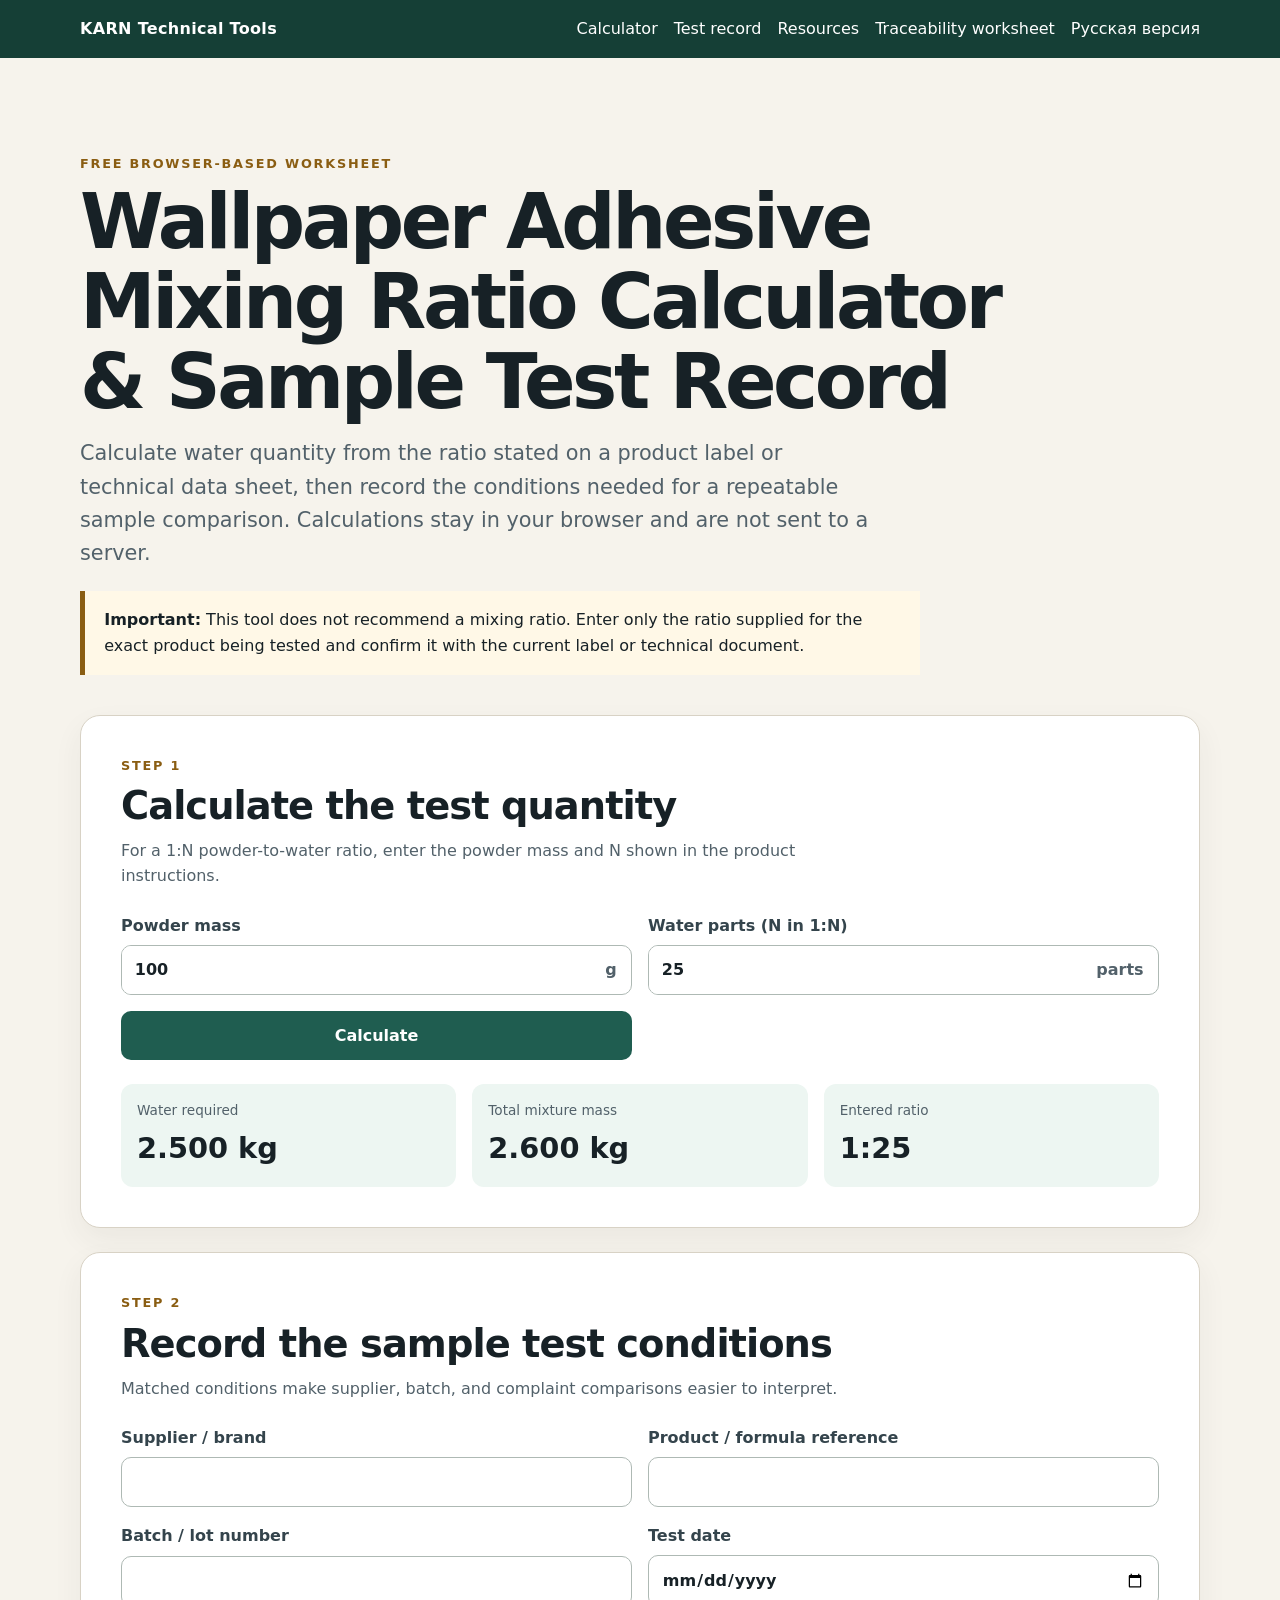
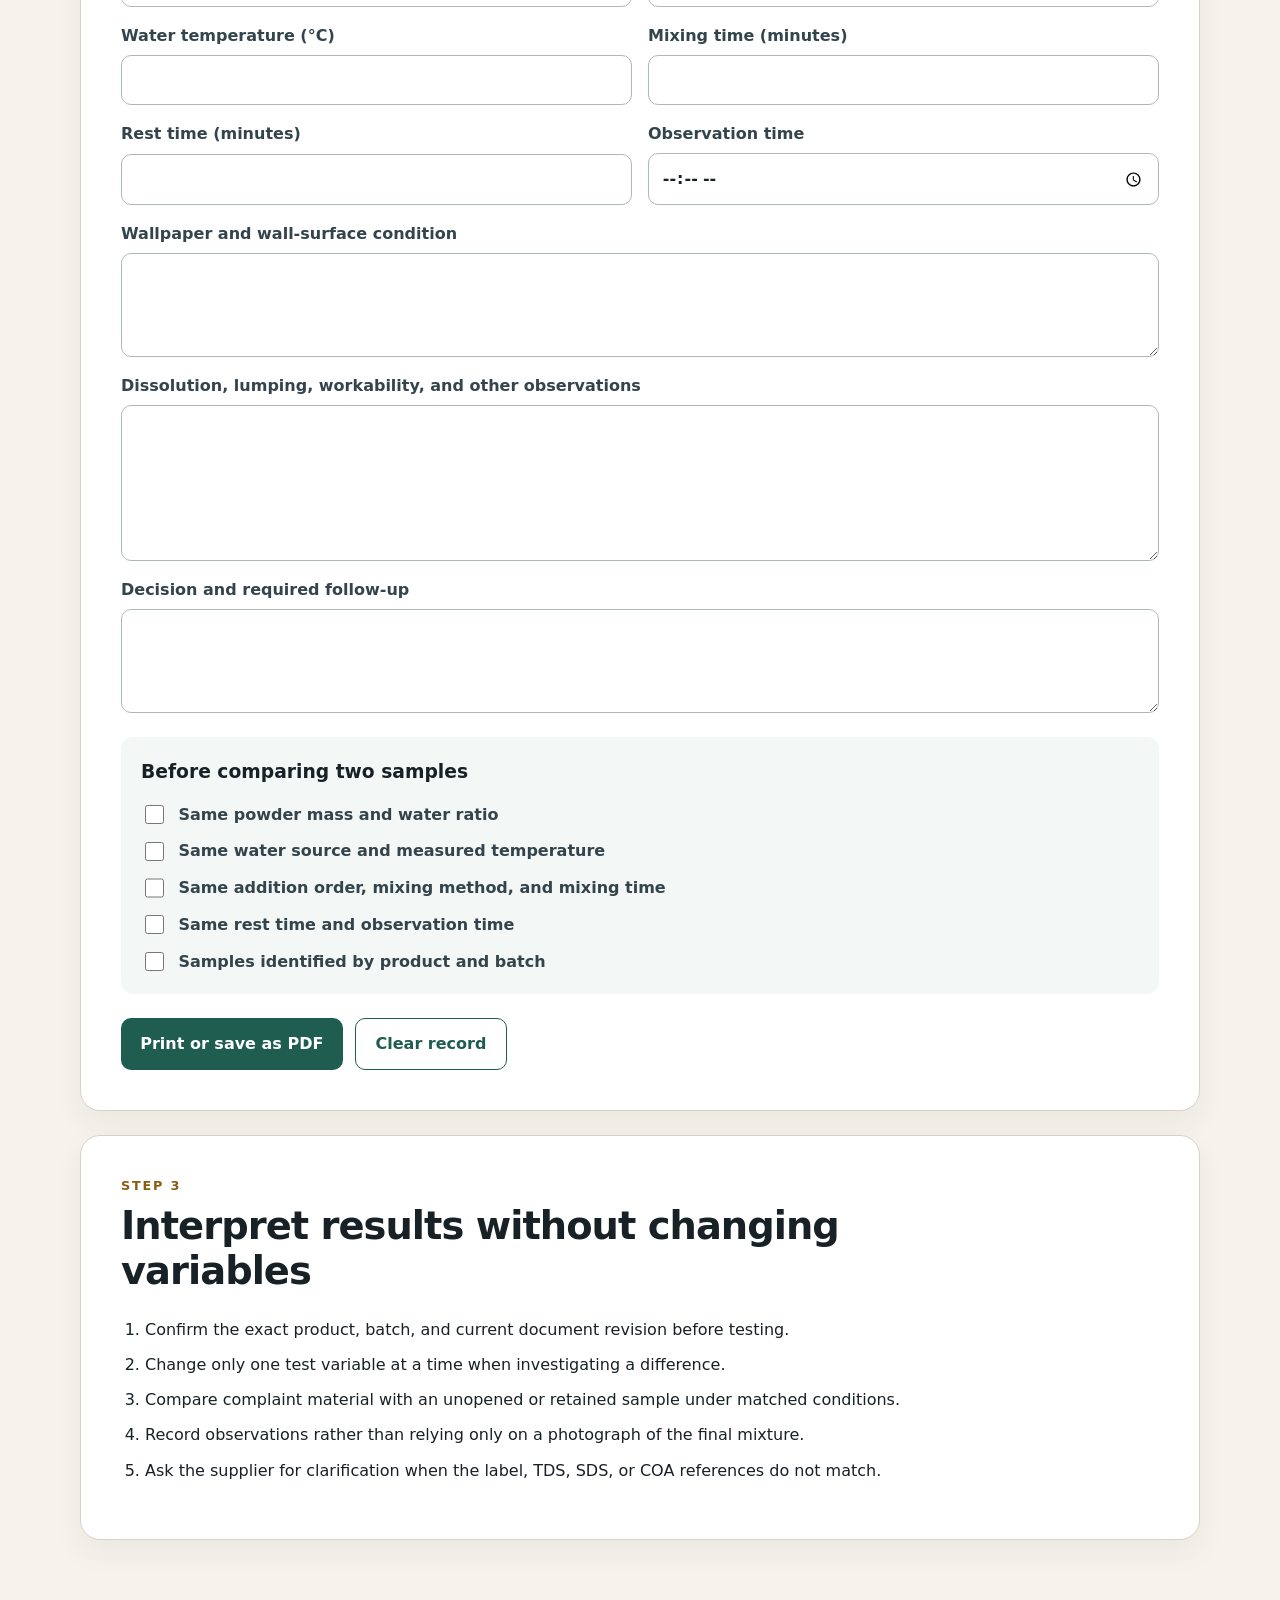
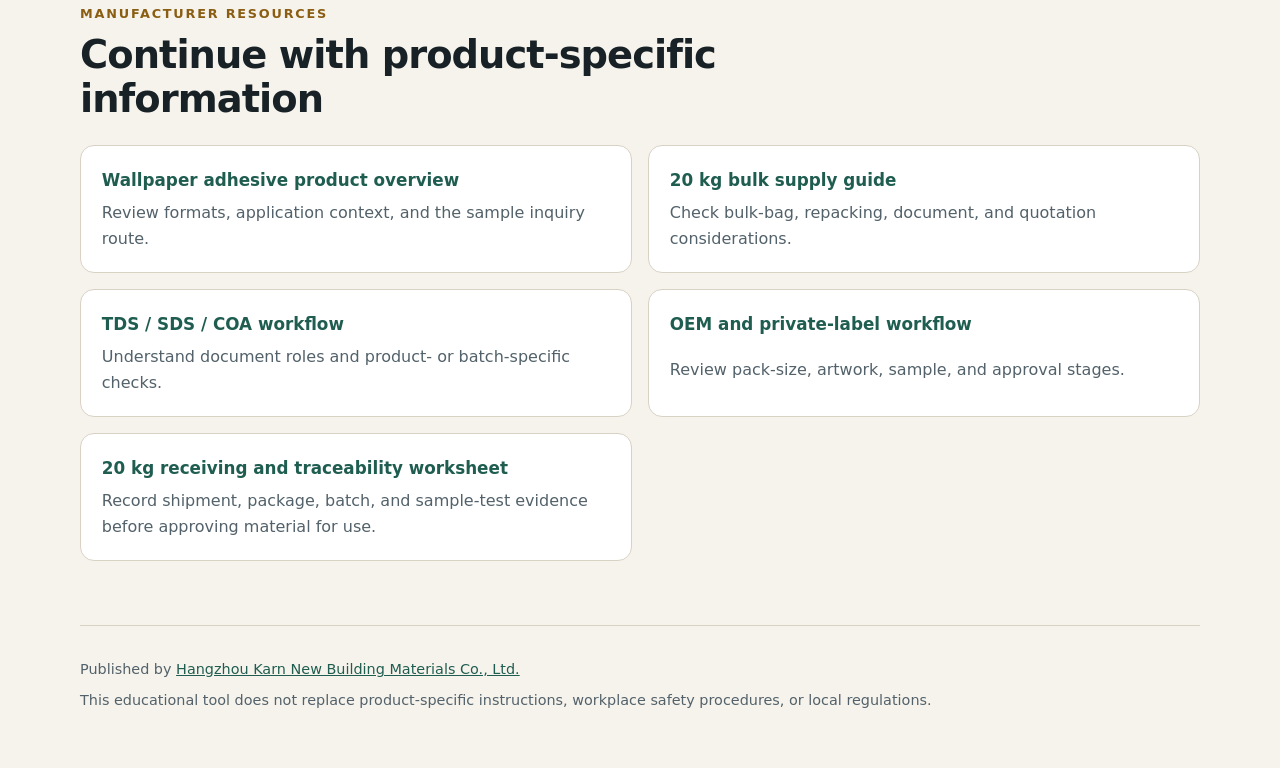
<file: index.html>
<!doctype html>
<html lang="en">
  <head>
    <meta charset="UTF-8" />
    <meta name="viewport" content="width=device-width, initial-scale=1.0" />
    <title>Wallpaper Adhesive Mixing Ratio Calculator & Sample Test Record</title>
    <meta
      name="description"
      content="Free browser-based calculator for wallpaper adhesive powder-to-water ratios, plus a printable sample testing and batch comparison record."
    />
    <meta name="robots" content="index, follow, max-image-preview:large" />
    <link rel="canonical" href="https://nyxun123.github.io/karn-wallpaper-adhesive-tools/" />
    <link rel="alternate" hreflang="en" href="https://nyxun123.github.io/karn-wallpaper-adhesive-tools/" />
    <link rel="alternate" hreflang="ru" href="https://nyxun123.github.io/karn-wallpaper-adhesive-tools/ru/" />
    <link rel="alternate" hreflang="x-default" href="https://nyxun123.github.io/karn-wallpaper-adhesive-tools/" />
    <meta property="og:type" content="website" />
    <meta property="og:title" content="Wallpaper Adhesive Mixing Ratio Calculator & Sample Test Record" />
    <meta
      property="og:description"
      content="Calculate water quantity from a product-specific powder ratio and print a repeatable wallpaper adhesive sample test record."
    />
    <meta property="og:url" content="https://nyxun123.github.io/karn-wallpaper-adhesive-tools/" />
    <meta name="twitter:card" content="summary" />
    <meta name="twitter:title" content="Wallpaper Adhesive Mixing Ratio Calculator" />
    <meta
      name="twitter:description"
      content="A free, private-in-browser calculator and printable sample test record for wallpaper adhesive powder."
    />
    <link rel="icon" href="./favicon.svg" type="image/svg+xml" />
    <link rel="stylesheet" href="./styles.css" />
    <script type="application/ld+json">
      {
        "@context": "https://schema.org",
        "@type": "WebApplication",
        "name": "Wallpaper Adhesive Mixing Ratio Calculator & Sample Test Record",
        "url": "https://nyxun123.github.io/karn-wallpaper-adhesive-tools/",
        "applicationCategory": "BusinessApplication",
        "operatingSystem": "Any",
        "browserRequirements": "Requires JavaScript",
        "description": "A free browser-based calculator for product-specific wallpaper adhesive powder-to-water ratios with a printable sample testing and batch comparison record.",
        "offers": {
          "@type": "Offer",
          "price": "0",
          "priceCurrency": "USD"
        },
        "publisher": {
          "@type": "Organization",
          "name": "Hangzhou Karn New Building Materials Co., Ltd.",
          "url": "https://kn-wallpaperglue.com/en/"
        }
      }
    </script>
    <script src="./app.js" defer></script>
  </head>
  <body>
    <header class="site-header">
      <a class="brand" href="https://kn-wallpaperglue.com/en/" rel="noopener">KARN Technical Tools</a>
      <nav aria-label="Primary navigation">
        <a href="#calculator">Calculator</a>
        <a href="#test-record">Test record</a>
        <a href="#resources">Resources</a>
        <a href="./traceability.html">Traceability worksheet</a>
        <a href="./ru/" lang="ru">Русская версия</a>
      </nav>
    </header>

    <main>
      <section class="hero" aria-labelledby="page-title">
        <p class="eyebrow">Free browser-based worksheet</p>
        <h1 id="page-title">Wallpaper Adhesive Mixing Ratio Calculator & Sample Test Record</h1>
        <p class="lede">
          Calculate water quantity from the ratio stated on a product label or technical data sheet, then record the
          conditions needed for a repeatable sample comparison. Calculations stay in your browser and are not sent to a
          server.
        </p>
        <div class="notice" role="note">
          <strong>Important:</strong> This tool does not recommend a mixing ratio. Enter only the ratio supplied for the
          exact product being tested and confirm it with the current label or technical document.
        </div>
      </section>

      <section id="calculator" class="panel" aria-labelledby="calculator-title">
        <div class="section-heading">
          <p class="eyebrow">Step 1</p>
          <h2 id="calculator-title">Calculate the test quantity</h2>
          <p>For a 1:N powder-to-water ratio, enter the powder mass and N shown in the product instructions.</p>
        </div>

        <form id="ratio-form" class="calculator-grid">
          <label>
            Powder mass
            <span class="input-with-unit">
              <input id="powder-mass" name="powderMass" type="number" min="0.1" step="0.1" value="100" required />
              <span>g</span>
            </span>
          </label>
          <label>
            Water parts (N in 1:N)
            <span class="input-with-unit">
              <input id="water-ratio" name="waterRatio" type="number" min="0.1" step="0.1" value="25" required />
              <span>parts</span>
            </span>
          </label>
          <button type="submit">Calculate</button>
        </form>

        <div id="calculation-result" class="result-grid" aria-live="polite">
          <div>
            <span class="result-label">Water required</span>
            <strong id="water-result">2.500 kg</strong>
          </div>
          <div>
            <span class="result-label">Total mixture mass</span>
            <strong id="total-result">2.600 kg</strong>
          </div>
          <div>
            <span class="result-label">Entered ratio</span>
            <strong id="ratio-result">1:25</strong>
          </div>
        </div>
        <p id="calculation-error" class="error" role="alert" hidden></p>
      </section>

      <section id="test-record" class="panel" aria-labelledby="record-title">
        <div class="section-heading">
          <p class="eyebrow">Step 2</p>
          <h2 id="record-title">Record the sample test conditions</h2>
          <p>Matched conditions make supplier, batch, and complaint comparisons easier to interpret.</p>
        </div>

        <form id="test-record-form" class="record-grid">
          <label>Supplier / brand<input type="text" name="supplier" autocomplete="organization" /></label>
          <label>Product / formula reference<input type="text" name="product" /></label>
          <label>Batch / lot number<input type="text" name="batch" /></label>
          <label>Test date<input type="date" name="testDate" /></label>
          <label>Water temperature (°C)<input type="number" name="waterTemperature" step="0.1" /></label>
          <label>Mixing time (minutes)<input type="number" name="mixingTime" min="0" step="0.1" /></label>
          <label>Rest time (minutes)<input type="number" name="restTime" min="0" step="0.1" /></label>
          <label>Observation time<input type="time" name="observationTime" /></label>
          <label class="full-width">
            Wallpaper and wall-surface condition
            <textarea name="surfaceCondition" rows="3"></textarea>
          </label>
          <label class="full-width">
            Dissolution, lumping, workability, and other observations
            <textarea name="observations" rows="5"></textarea>
          </label>
          <label class="full-width">
            Decision and required follow-up
            <textarea name="decision" rows="3"></textarea>
          </label>
        </form>

        <div class="checklist" aria-labelledby="checklist-title">
          <h3 id="checklist-title">Before comparing two samples</h3>
          <label><input type="checkbox" /> Same powder mass and water ratio</label>
          <label><input type="checkbox" /> Same water source and measured temperature</label>
          <label><input type="checkbox" /> Same addition order, mixing method, and mixing time</label>
          <label><input type="checkbox" /> Same rest time and observation time</label>
          <label><input type="checkbox" /> Samples identified by product and batch</label>
        </div>

        <div class="actions">
          <button id="print-record" type="button">Print or save as PDF</button>
          <button id="clear-record" class="secondary" type="button">Clear record</button>
        </div>
      </section>

      <section class="panel guide" aria-labelledby="interpretation-title">
        <div class="section-heading">
          <p class="eyebrow">Step 3</p>
          <h2 id="interpretation-title">Interpret results without changing variables</h2>
        </div>
        <ol>
          <li>Confirm the exact product, batch, and current document revision before testing.</li>
          <li>Change only one test variable at a time when investigating a difference.</li>
          <li>Compare complaint material with an unopened or retained sample under matched conditions.</li>
          <li>Record observations rather than relying only on a photograph of the final mixture.</li>
          <li>Ask the supplier for clarification when the label, TDS, SDS, or COA references do not match.</li>
        </ol>
      </section>

      <section id="resources" class="resources" aria-labelledby="resources-title">
        <div class="section-heading">
          <p class="eyebrow">Manufacturer resources</p>
          <h2 id="resources-title">Continue with product-specific information</h2>
        </div>
        <div class="resource-grid">
          <a href="https://kn-wallpaperglue.com/en/products/wallpaper-adhesive/" rel="noopener">
            <strong>Wallpaper adhesive product overview</strong>
            <span>Review formats, application context, and the sample inquiry route.</span>
          </a>
          <a href="https://kn-wallpaperglue.com/en/products/bulk-wallpaper-adhesive/" rel="noopener">
            <strong>20 kg bulk supply guide</strong>
            <span>Check bulk-bag, repacking, document, and quotation considerations.</span>
          </a>
          <a href="https://kn-wallpaperglue.com/en/technical-documents/wallpaper-adhesive/" rel="noopener">
            <strong>TDS / SDS / COA workflow</strong>
            <span>Understand document roles and product- or batch-specific checks.</span>
          </a>
          <a href="https://kn-wallpaperglue.com/en/oem/" rel="noopener">
            <strong>OEM and private-label workflow</strong>
            <span>Review pack-size, artwork, sample, and approval stages.</span>
          </a>
          <a href="./traceability.html">
            <strong>20 kg receiving and traceability worksheet</strong>
            <span>Record shipment, package, batch, and sample-test evidence before approving material for use.</span>
          </a>
        </div>
      </section>
    </main>

    <footer>
      <p>
        Published by
        <a href="https://kn-wallpaperglue.com/en/" rel="noopener">Hangzhou Karn New Building Materials Co., Ltd.</a>
      </p>
      <p>This educational tool does not replace product-specific instructions, workplace safety procedures, or local regulations.</p>
    </footer>
  </body>
</html>
</file>
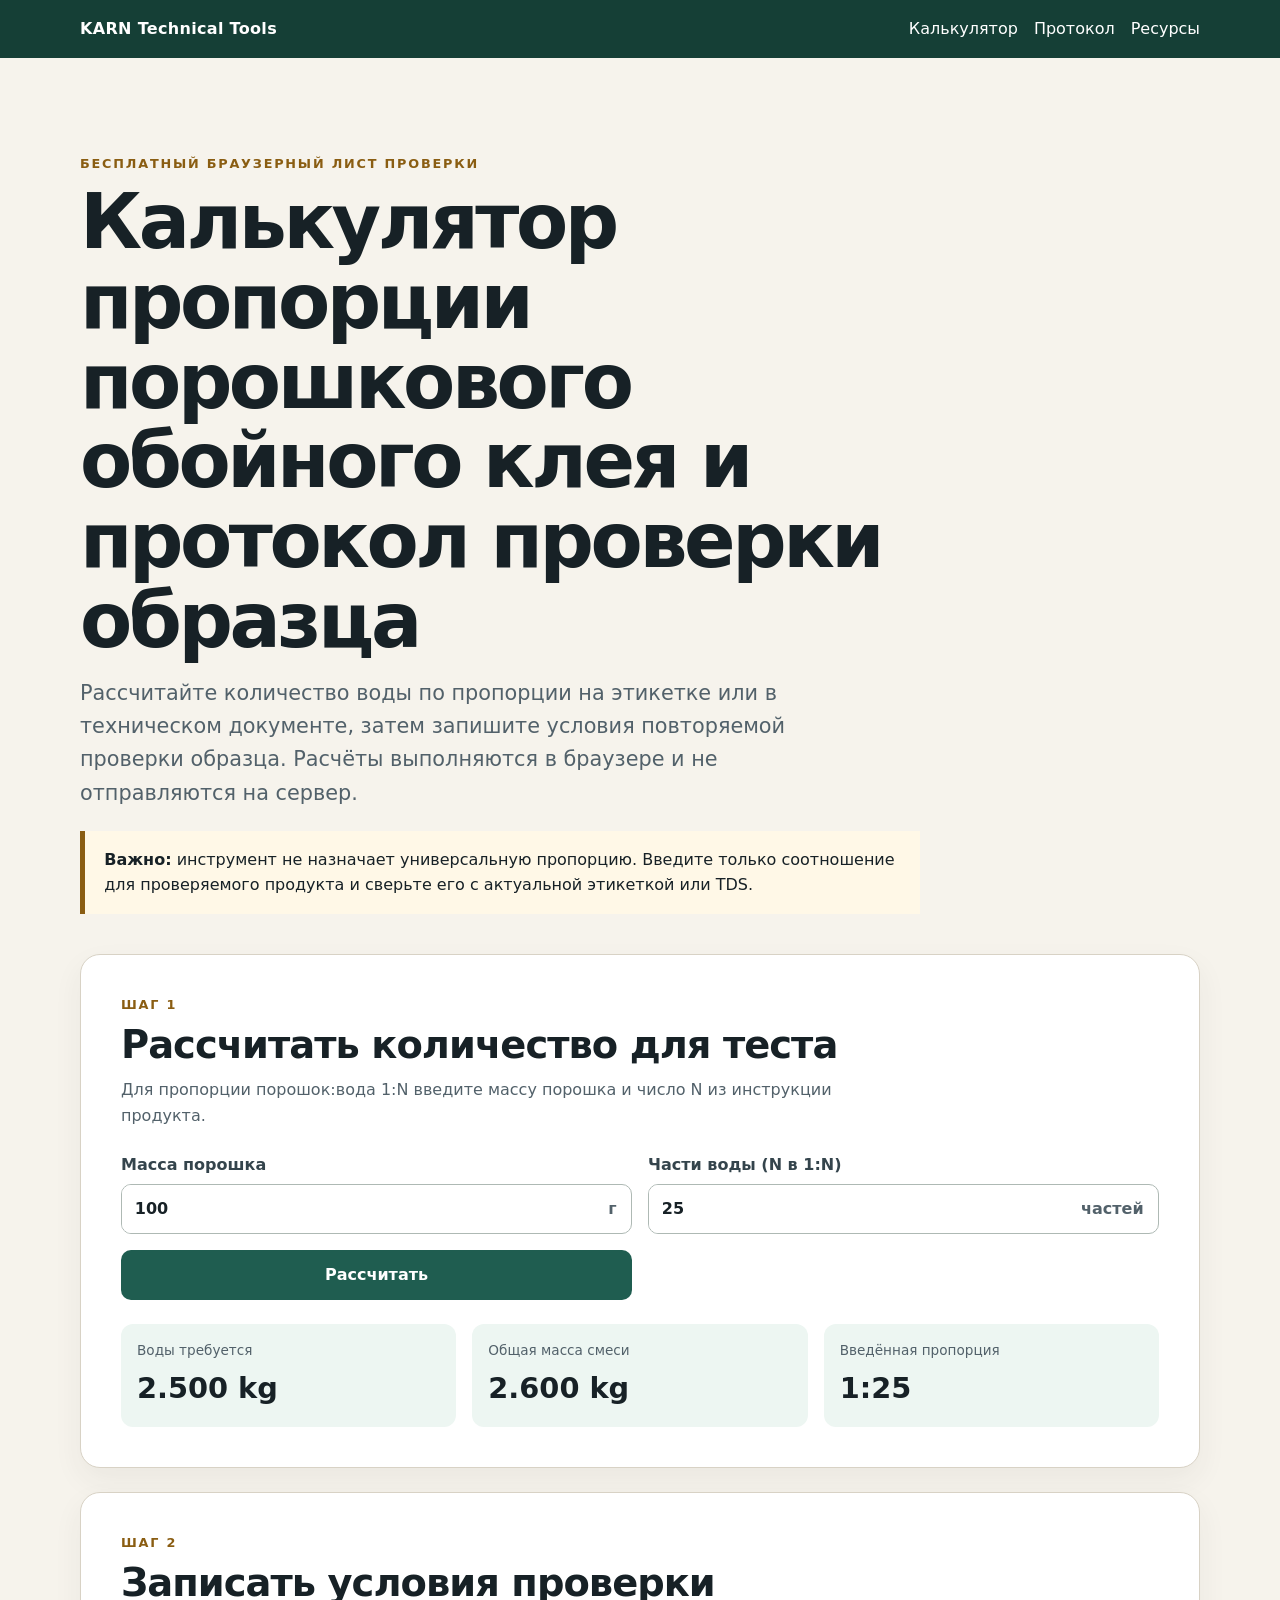
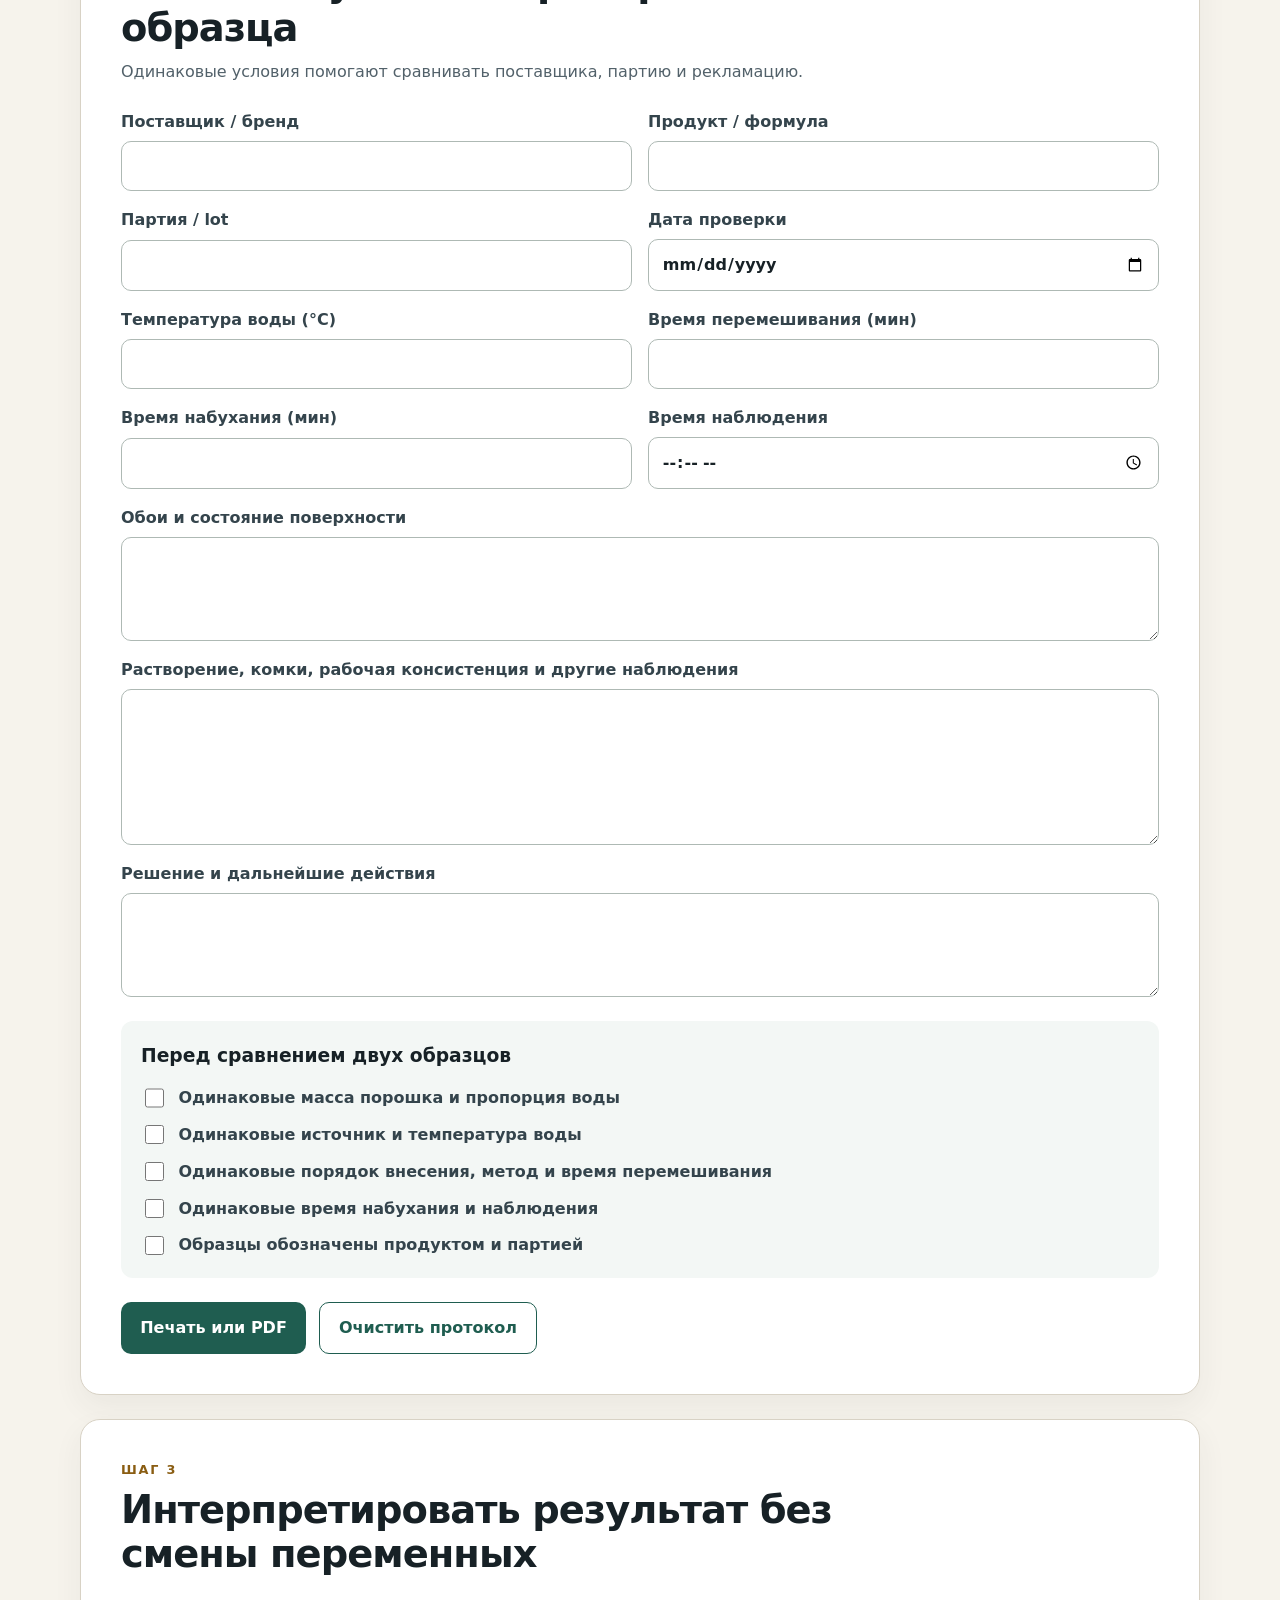
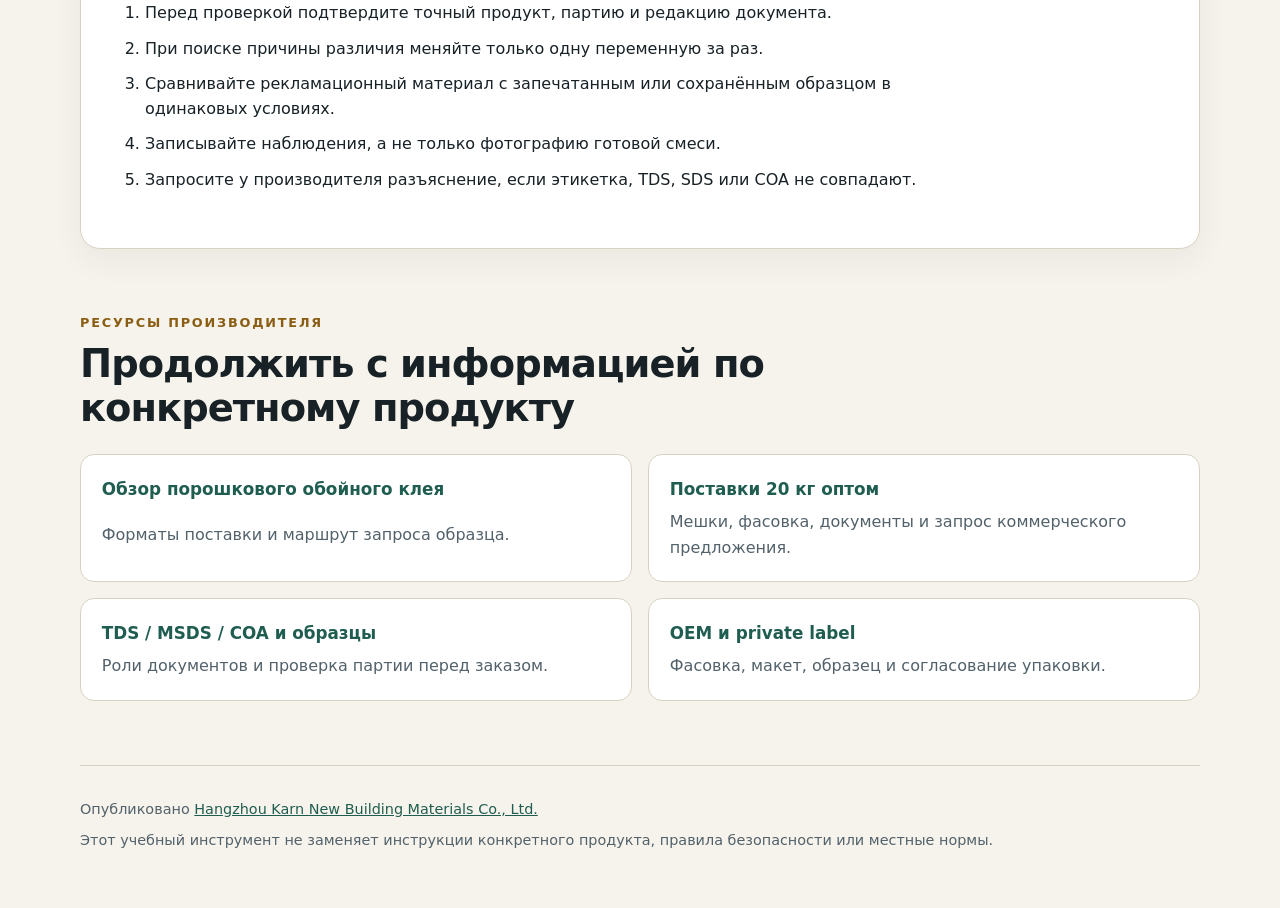
<file: ru/index.html>
<!doctype html>
<html lang="ru">
  <head>
    <meta charset="UTF-8" />
    <meta name="viewport" content="width=device-width, initial-scale=1.0" />
    <title>Калькулятор пропорции обойного клея и протокол проверки образца | KARN</title>
    <meta name="description" content="Бесплатный калькулятор пропорции порошкового обойного клея и печатный протокол проверки образца. Используйте только соотношение с этикетки или TDS конкретного продукта." />
    <meta name="robots" content="index, follow, max-image-preview:large" />
    <link rel="canonical" href="https://nyxun123.github.io/karn-wallpaper-adhesive-tools/ru/" />
    <link rel="alternate" hreflang="en" href="https://nyxun123.github.io/karn-wallpaper-adhesive-tools/" />
    <link rel="alternate" hreflang="ru" href="https://nyxun123.github.io/karn-wallpaper-adhesive-tools/ru/" />
    <link rel="alternate" hreflang="x-default" href="https://nyxun123.github.io/karn-wallpaper-adhesive-tools/" />
    <meta property="og:type" content="website" />
    <meta property="og:title" content="Калькулятор пропорции обойного клея | KARN" />
    <meta property="og:description" content="Расчёт воды по пропорции порошка и повторяемый протокол проверки образца." />
    <meta property="og:url" content="https://nyxun123.github.io/karn-wallpaper-adhesive-tools/ru/" />
    <link rel="icon" href="../favicon.svg" type="image/svg+xml" />
    <link rel="stylesheet" href="../styles.css" />
    <script type="application/ld+json">
      {
        "@context": "https://schema.org",
        "@type": "WebApplication",
        "name": "Калькулятор пропорции обойного клея и протокол проверки образца",
        "url": "https://nyxun123.github.io/karn-wallpaper-adhesive-tools/ru/",
        "applicationCategory": "BusinessApplication",
        "operatingSystem": "Any",
        "browserRequirements": "Requires JavaScript",
        "description": "Браузерный калькулятор по соотношению порошка и воды из этикетки или TDS конкретного обойного клея.",
        "inLanguage": "ru",
        "isPartOf": { "@id": "https://nyxun123.github.io/karn-wallpaper-adhesive-tools/#website" },
        "offers": { "@type": "Offer", "price": "0", "priceCurrency": "USD" },
        "publisher": {
          "@type": "Organization",
          "name": "Hangzhou Karn New Building Materials Co., Ltd.",
          "url": "https://kn-wallpaperglue.com/ru/"
        }
      }
    </script>
    <script src="../app.js" defer></script>
  </head>
  <body>
    <header class="site-header">
      <a class="brand" href="https://kn-wallpaperglue.com/ru/" rel="noopener">KARN Technical Tools</a>
      <nav aria-label="Основная навигация">
        <a href="#calculator">Калькулятор</a>
        <a href="#test-record">Протокол</a>
        <a href="#resources">Ресурсы</a>
      </nav>
    </header>

    <main>
      <section class="hero" aria-labelledby="page-title">
        <p class="eyebrow">Бесплатный браузерный лист проверки</p>
        <h1 id="page-title">Калькулятор пропорции порошкового обойного клея и протокол проверки образца</h1>
        <p class="lede">Рассчитайте количество воды по пропорции на этикетке или в техническом документе, затем запишите условия повторяемой проверки образца. Расчёты выполняются в браузере и не отправляются на сервер.</p>
        <div class="notice" role="note"><strong>Важно:</strong> инструмент не назначает универсальную пропорцию. Введите только соотношение для проверяемого продукта и сверьте его с актуальной этикеткой или TDS.</div>
      </section>

      <section id="calculator" class="panel" aria-labelledby="calculator-title">
        <div class="section-heading"><p class="eyebrow">Шаг 1</p><h2 id="calculator-title">Рассчитать количество для теста</h2><p>Для пропорции порошок:вода 1:N введите массу порошка и число N из инструкции продукта.</p></div>
        <form id="ratio-form" class="calculator-grid">
          <label>Масса порошка<span class="input-with-unit"><input id="powder-mass" name="powderMass" type="number" min="0.1" step="0.1" value="100" required /><span>г</span></span></label>
          <label>Части воды (N в 1:N)<span class="input-with-unit"><input id="water-ratio" name="waterRatio" type="number" min="0.1" step="0.1" value="25" required /><span>частей</span></span></label>
          <button type="submit">Рассчитать</button>
        </form>
        <div id="calculation-result" class="result-grid" aria-live="polite"><div><span class="result-label">Воды требуется</span><strong id="water-result">2.500 kg</strong></div><div><span class="result-label">Общая масса смеси</span><strong id="total-result">2.600 kg</strong></div><div><span class="result-label">Введённая пропорция</span><strong id="ratio-result">1:25</strong></div></div>
        <p id="calculation-error" class="error" role="alert" hidden></p>
      </section>

      <section id="test-record" class="panel" aria-labelledby="record-title">
        <div class="section-heading"><p class="eyebrow">Шаг 2</p><h2 id="record-title">Записать условия проверки образца</h2><p>Одинаковые условия помогают сравнивать поставщика, партию и рекламацию.</p></div>
        <form id="test-record-form" class="record-grid">
          <label>Поставщик / бренд<input type="text" name="supplier" autocomplete="organization" /></label>
          <label>Продукт / формула<input type="text" name="product" /></label>
          <label>Партия / lot<input type="text" name="batch" /></label>
          <label>Дата проверки<input type="date" name="testDate" /></label>
          <label>Температура воды (°C)<input type="number" name="waterTemperature" step="0.1" /></label>
          <label>Время перемешивания (мин)<input type="number" name="mixingTime" min="0" step="0.1" /></label>
          <label>Время набухания (мин)<input type="number" name="restTime" min="0" step="0.1" /></label>
          <label>Время наблюдения<input type="time" name="observationTime" /></label>
          <label class="full-width">Обои и состояние поверхности<textarea name="surfaceCondition" rows="3"></textarea></label>
          <label class="full-width">Растворение, комки, рабочая консистенция и другие наблюдения<textarea name="observations" rows="5"></textarea></label>
          <label class="full-width">Решение и дальнейшие действия<textarea name="decision" rows="3"></textarea></label>
        </form>
        <div class="checklist" aria-labelledby="checklist-title"><h3 id="checklist-title">Перед сравнением двух образцов</h3><label><input type="checkbox" /> Одинаковые масса порошка и пропорция воды</label><label><input type="checkbox" /> Одинаковые источник и температура воды</label><label><input type="checkbox" /> Одинаковые порядок внесения, метод и время перемешивания</label><label><input type="checkbox" /> Одинаковые время набухания и наблюдения</label><label><input type="checkbox" /> Образцы обозначены продуктом и партией</label></div>
        <div class="actions"><button id="print-record" type="button">Печать или PDF</button><button id="clear-record" class="secondary" type="button">Очистить протокол</button></div>
      </section>

      <section class="panel guide" aria-labelledby="interpretation-title"><div class="section-heading"><p class="eyebrow">Шаг 3</p><h2 id="interpretation-title">Интерпретировать результат без смены переменных</h2></div><ol><li>Перед проверкой подтвердите точный продукт, партию и редакцию документа.</li><li>При поиске причины различия меняйте только одну переменную за раз.</li><li>Сравнивайте рекламационный материал с запечатанным или сохранённым образцом в одинаковых условиях.</li><li>Записывайте наблюдения, а не только фотографию готовой смеси.</li><li>Запросите у производителя разъяснение, если этикетка, TDS, SDS или COA не совпадают.</li></ol></section>

      <section id="resources" class="resources" aria-labelledby="resources-title"><div class="section-heading"><p class="eyebrow">Ресурсы производителя</p><h2 id="resources-title">Продолжить с информацией по конкретному продукту</h2></div><div class="resource-grid"><a href="https://kn-wallpaperglue.com/ru/products/wallpaper-adhesive/" rel="noopener"><strong>Обзор порошкового обойного клея</strong><span>Форматы поставки и маршрут запроса образца.</span></a><a href="https://kn-wallpaperglue.com/ru/solutions/wallpaper-adhesive-bulk-russia-cis/" rel="noopener"><strong>Поставки 20 кг оптом</strong><span>Мешки, фасовка, документы и запрос коммерческого предложения.</span></a><a href="https://kn-wallpaperglue.com/ru/solutions/samples-tds-msds-coa-wallpaper-glue-russia/" rel="noopener"><strong>TDS / MSDS / COA и образцы</strong><span>Роли документов и проверка партии перед заказом.</span></a><a href="https://kn-wallpaperglue.com/ru/oem/" rel="noopener"><strong>OEM и private label</strong><span>Фасовка, макет, образец и согласование упаковки.</span></a></div></section>
    </main>
    <footer><p>Опубликовано <a href="https://kn-wallpaperglue.com/ru/" rel="noopener">Hangzhou Karn New Building Materials Co., Ltd.</a></p><p>Этот учебный инструмент не заменяет инструкции конкретного продукта, правила безопасности или местные нормы.</p></footer>
  </body>
</html>
</file>
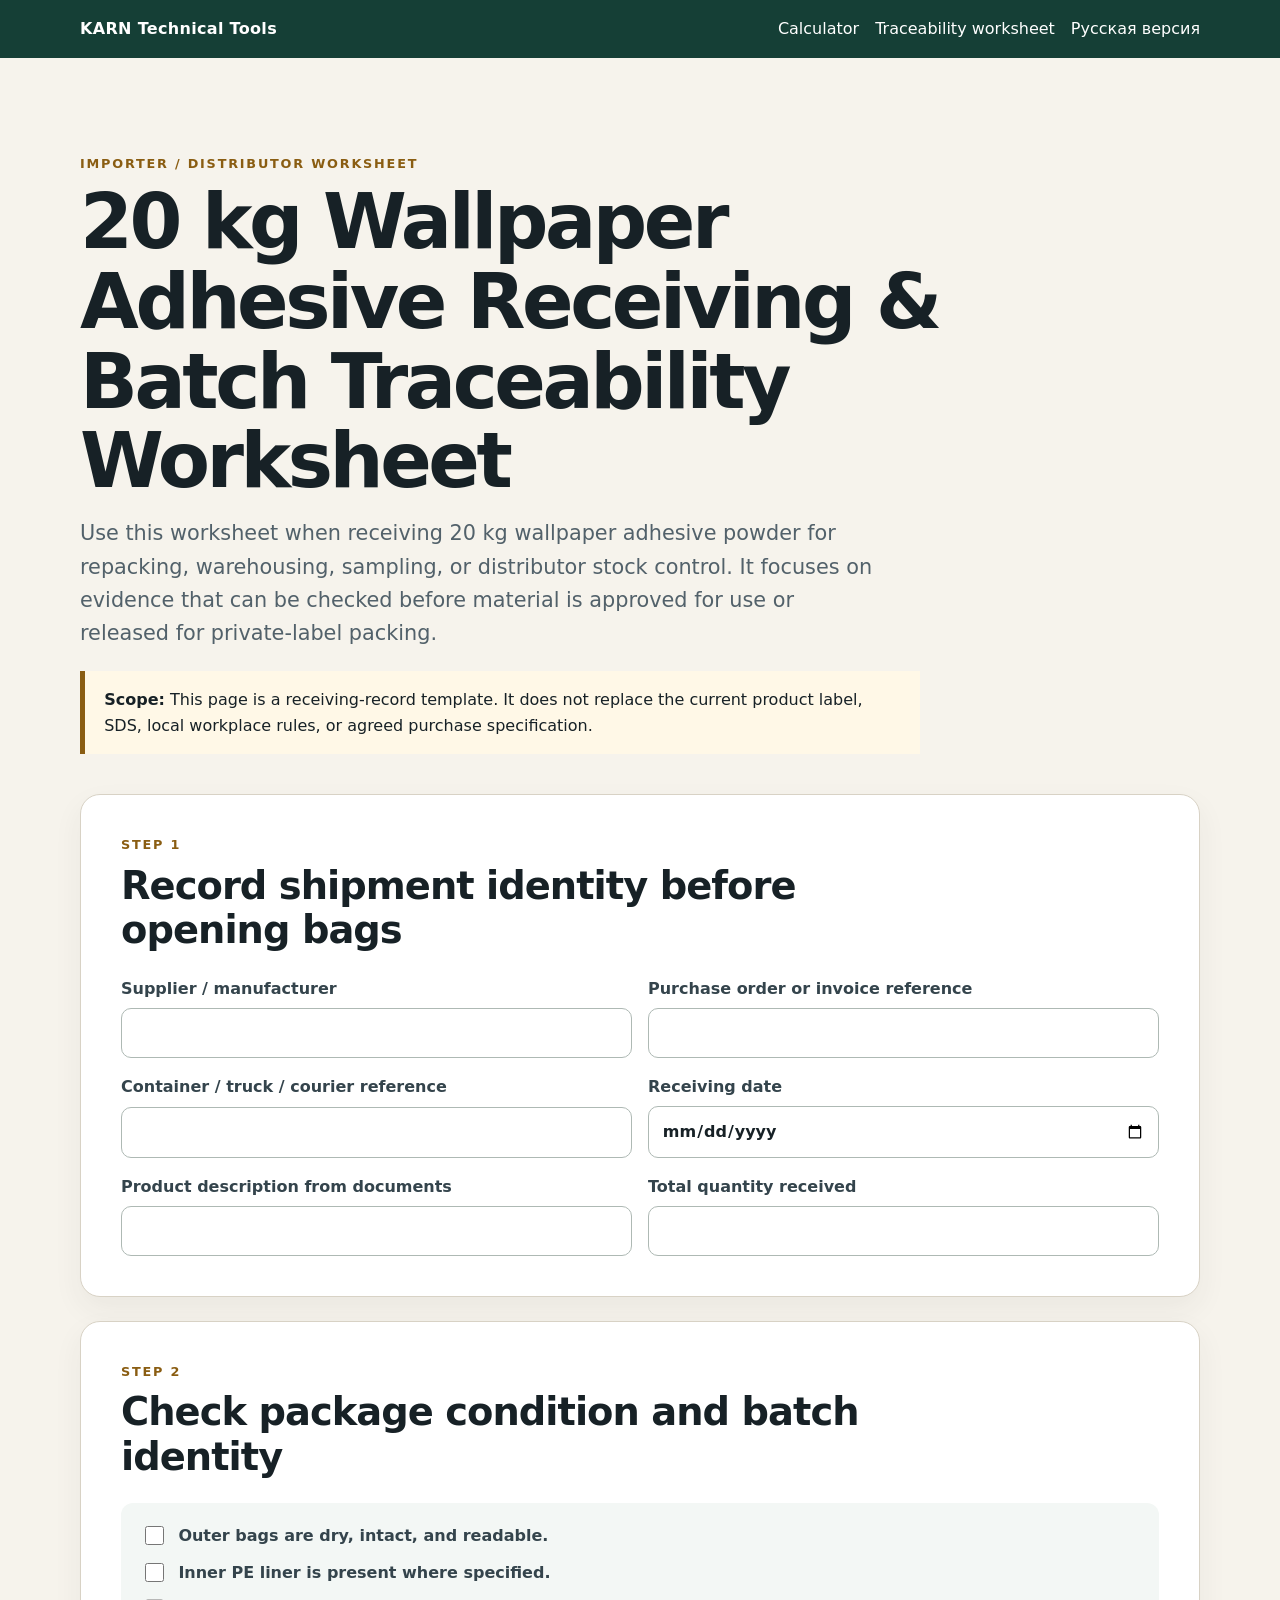
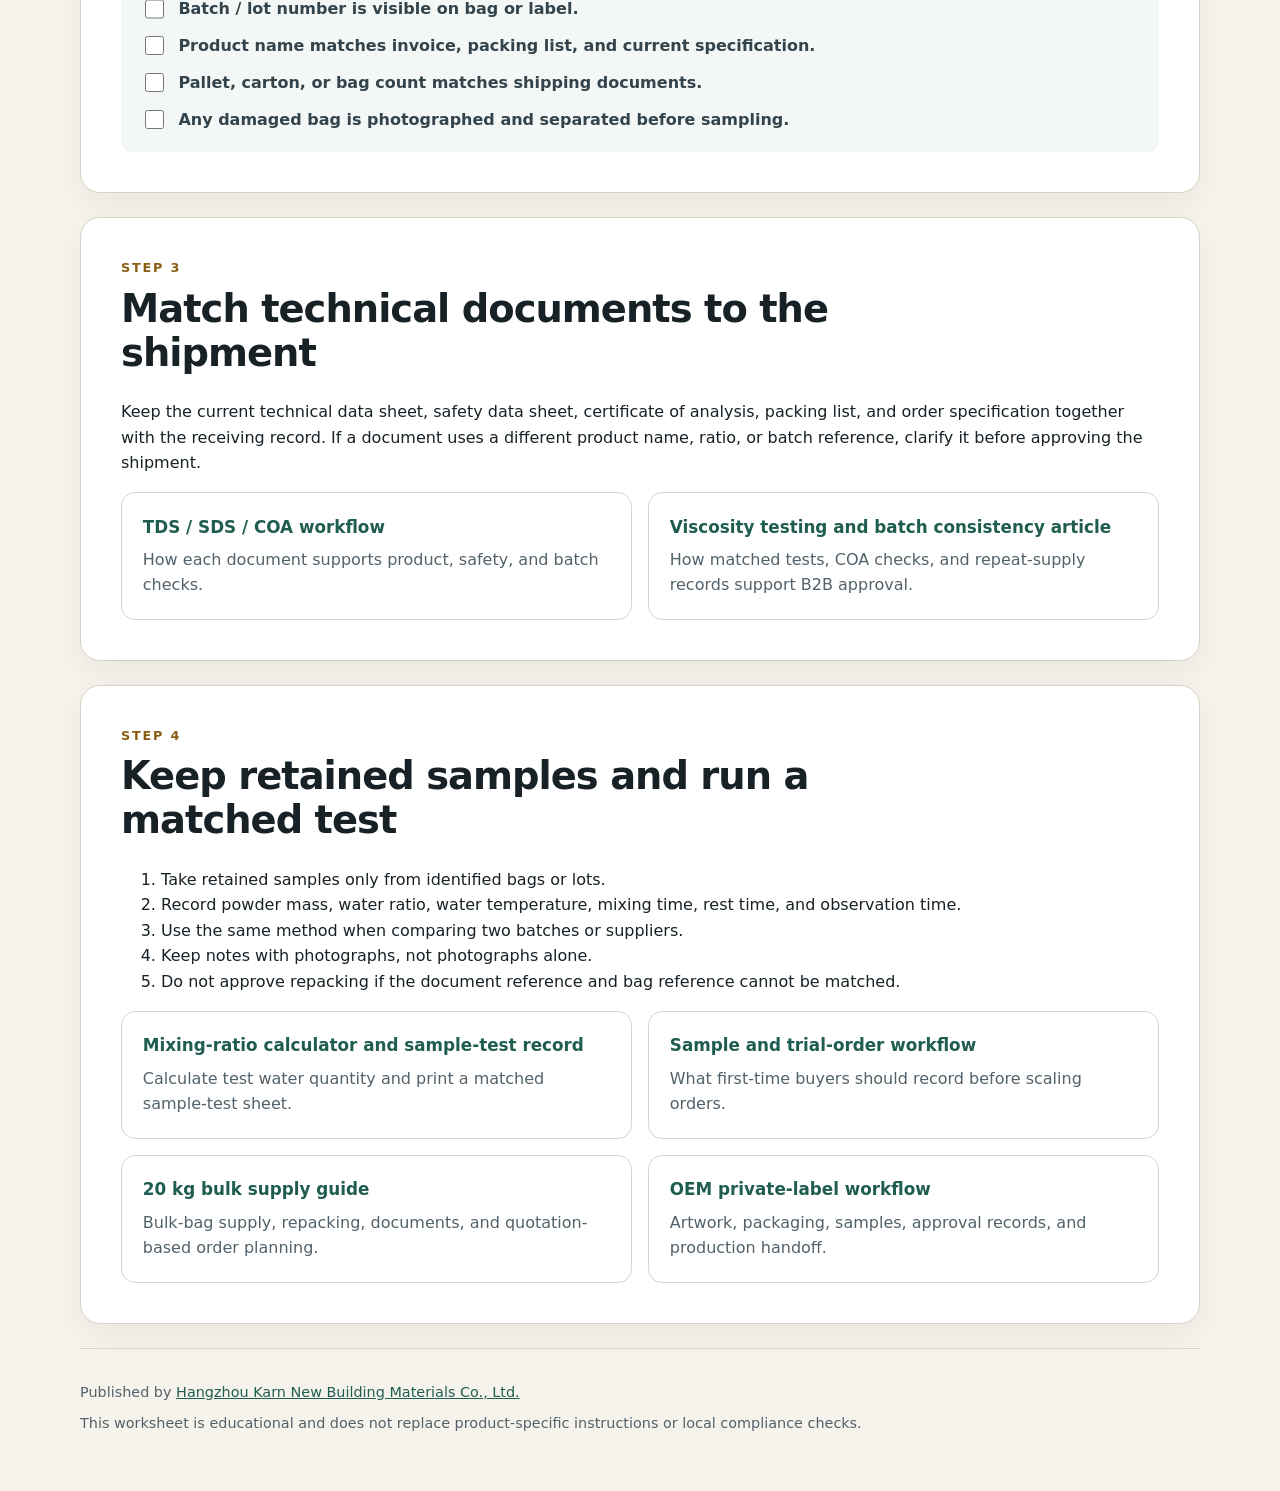
<file: traceability.html>
<!doctype html>
<html lang="en">
  <head>
    <meta charset="UTF-8" />
    <meta name="viewport" content="width=device-width, initial-scale=1.0" />
    <title>20 kg Wallpaper Adhesive Receiving & Batch Traceability Worksheet</title>
    <meta
      name="description"
      content="A practical worksheet for importers and distributors receiving 20 kg wallpaper adhesive powder shipments: package condition, batch identity, documents, retained samples, and test notes."
    />
    <meta name="robots" content="index, follow, max-image-preview:large" />
    <link rel="canonical" href="https://nyxun123.github.io/karn-wallpaper-adhesive-tools/traceability.html" />
    <link rel="alternate" hreflang="en" href="https://nyxun123.github.io/karn-wallpaper-adhesive-tools/traceability.html" />
    <link rel="alternate" hreflang="x-default" href="https://nyxun123.github.io/karn-wallpaper-adhesive-tools/traceability.html" />
    <meta property="og:type" content="article" />
    <meta property="og:title" content="20 kg Wallpaper Adhesive Receiving & Batch Traceability Worksheet" />
    <meta
      property="og:description"
      content="Record shipment, package, batch, document, retained-sample, and sample-test evidence before approving wallpaper adhesive powder for use."
    />
    <meta property="og:url" content="https://nyxun123.github.io/karn-wallpaper-adhesive-tools/traceability.html" />
    <meta name="twitter:card" content="summary" />
    <meta name="twitter:title" content="20 kg Wallpaper Adhesive Batch Traceability Worksheet" />
    <meta
      name="twitter:description"
      content="A printable receiving and traceability worksheet for 20 kg wallpaper adhesive powder shipments."
    />
    <link rel="icon" href="./favicon.svg" type="image/svg+xml" />
    <link rel="stylesheet" href="./styles.css" />
    <script type="application/ld+json">
      {
        "@context": "https://schema.org",
        "@type": "TechArticle",
        "headline": "20 kg Wallpaper Adhesive Receiving & Batch Traceability Worksheet",
        "description": "A practical worksheet for importers and distributors receiving 20 kg wallpaper adhesive powder shipments: package condition, batch identity, documents, retained samples, and test notes.",
        "url": "https://nyxun123.github.io/karn-wallpaper-adhesive-tools/traceability.html",
        "datePublished": "2026-07-22",
        "dateModified": "2026-07-22",
        "publisher": {
          "@type": "Organization",
          "name": "Hangzhou Karn New Building Materials Co., Ltd.",
          "url": "https://kn-wallpaperglue.com/en/"
        },
        "about": [
          "wallpaper adhesive powder",
          "20 kg bulk packaging",
          "batch traceability",
          "receiving inspection"
        ]
      }
    </script>
  </head>
  <body>
    <header class="site-header">
      <a class="brand" href="https://kn-wallpaperglue.com/en/" rel="noopener">KARN Technical Tools</a>
      <nav aria-label="Primary navigation">
        <a href="./">Calculator</a>
        <a href="./traceability.html" aria-current="page">Traceability worksheet</a>
        <a href="./ru/" lang="ru">Русская версия</a>
      </nav>
    </header>

    <main>
      <section class="hero" aria-labelledby="page-title">
        <p class="eyebrow">Importer / distributor worksheet</p>
        <h1 id="page-title">20 kg Wallpaper Adhesive Receiving & Batch Traceability Worksheet</h1>
        <p class="lede">
          Use this worksheet when receiving 20 kg wallpaper adhesive powder for repacking, warehousing, sampling, or
          distributor stock control. It focuses on evidence that can be checked before material is approved for use or
          released for private-label packing.
        </p>
        <div class="notice" role="note">
          <strong>Scope:</strong> This page is a receiving-record template. It does not replace the current product
          label, SDS, local workplace rules, or agreed purchase specification.
        </div>
      </section>

      <section class="panel" aria-labelledby="shipment-title">
        <div class="section-heading">
          <p class="eyebrow">Step 1</p>
          <h2 id="shipment-title">Record shipment identity before opening bags</h2>
        </div>
        <form class="record-grid">
          <label>Supplier / manufacturer<input type="text" autocomplete="organization" /></label>
          <label>Purchase order or invoice reference<input type="text" /></label>
          <label>Container / truck / courier reference<input type="text" /></label>
          <label>Receiving date<input type="date" /></label>
          <label>Product description from documents<input type="text" /></label>
          <label>Total quantity received<input type="text" /></label>
        </form>
      </section>

      <section class="panel" aria-labelledby="package-title">
        <div class="section-heading">
          <p class="eyebrow">Step 2</p>
          <h2 id="package-title">Check package condition and batch identity</h2>
        </div>
        <div class="checklist">
          <label><input type="checkbox" /> Outer bags are dry, intact, and readable.</label>
          <label><input type="checkbox" /> Inner PE liner is present where specified.</label>
          <label><input type="checkbox" /> Batch / lot number is visible on bag or label.</label>
          <label><input type="checkbox" /> Product name matches invoice, packing list, and current specification.</label>
          <label><input type="checkbox" /> Pallet, carton, or bag count matches shipping documents.</label>
          <label><input type="checkbox" /> Any damaged bag is photographed and separated before sampling.</label>
        </div>
      </section>

      <section class="panel" aria-labelledby="documents-title">
        <div class="section-heading">
          <p class="eyebrow">Step 3</p>
          <h2 id="documents-title">Match technical documents to the shipment</h2>
        </div>
        <p>
          Keep the current technical data sheet, safety data sheet, certificate of analysis, packing list, and order
          specification together with the receiving record. If a document uses a different product name, ratio, or batch
          reference, clarify it before approving the shipment.
        </p>
        <div class="resource-grid">
          <a href="https://kn-wallpaperglue.com/en/technical-documents/wallpaper-adhesive/" rel="noopener">
            <strong>TDS / SDS / COA workflow</strong>
            <span>How each document supports product, safety, and batch checks.</span>
          </a>
          <a href="https://kn-wallpaperglue.com/en/blog/wallpaper-glue-viscosity-testing-batch-consistency/" rel="noopener">
            <strong>Viscosity testing and batch consistency article</strong>
            <span>How matched tests, COA checks, and repeat-supply records support B2B approval.</span>
          </a>
        </div>
      </section>

      <section class="panel" aria-labelledby="sample-title">
        <div class="section-heading">
          <p class="eyebrow">Step 4</p>
          <h2 id="sample-title">Keep retained samples and run a matched test</h2>
        </div>
        <ol>
          <li>Take retained samples only from identified bags or lots.</li>
          <li>Record powder mass, water ratio, water temperature, mixing time, rest time, and observation time.</li>
          <li>Use the same method when comparing two batches or suppliers.</li>
          <li>Keep notes with photographs, not photographs alone.</li>
          <li>Do not approve repacking if the document reference and bag reference cannot be matched.</li>
        </ol>
        <div class="resource-grid">
          <a href="./">
            <strong>Mixing-ratio calculator and sample-test record</strong>
            <span>Calculate test water quantity and print a matched sample-test sheet.</span>
          </a>
          <a href="https://kn-wallpaperglue.com/en/blog/wallpaper-glue-sample-trial-order-first-purchase/" rel="noopener">
            <strong>Sample and trial-order workflow</strong>
            <span>What first-time buyers should record before scaling orders.</span>
          </a>
          <a href="https://kn-wallpaperglue.com/en/products/bulk-wallpaper-adhesive/" rel="noopener">
            <strong>20 kg bulk supply guide</strong>
            <span>Bulk-bag supply, repacking, documents, and quotation-based order planning.</span>
          </a>
          <a href="https://kn-wallpaperglue.com/en/oem/" rel="noopener">
            <strong>OEM private-label workflow</strong>
            <span>Artwork, packaging, samples, approval records, and production handoff.</span>
          </a>
        </div>
      </section>
    </main>

    <footer>
      <p>
        Published by
        <a href="https://kn-wallpaperglue.com/en/" rel="noopener">Hangzhou Karn New Building Materials Co., Ltd.</a>
      </p>
      <p>This worksheet is educational and does not replace product-specific instructions or local compliance checks.</p>
    </footer>
  </body>
</html>
</file>
<file: styles.css>
:root {
  color-scheme: light;
  --ink: #172126;
  --muted: #52616a;
  --paper: #f6f3ec;
  --surface: #ffffff;
  --line: #d8d2c5;
  --green: #1f5d50;
  --green-dark: #153f36;
  --gold: #8a5d12;
  --error: #a12622;
  font-family: Inter, ui-sans-serif, system-ui, -apple-system, BlinkMacSystemFont, "Segoe UI", sans-serif;
  font-synthesis: none;
}

* {
  box-sizing: border-box;
}

html {
  scroll-behavior: smooth;
}

body {
  margin: 0;
  background: var(--paper);
  color: var(--ink);
  line-height: 1.6;
}

a {
  color: var(--green);
}

a:focus-visible,
button:focus-visible,
input:focus-visible,
textarea:focus-visible {
  outline: 3px solid #d6a33c;
  outline-offset: 3px;
}

.site-header {
  display: flex;
  align-items: center;
  justify-content: space-between;
  gap: 1.5rem;
  padding: 1rem max(1.25rem, calc((100vw - 1120px) / 2));
  background: var(--green-dark);
  color: #fff;
}

.site-header a {
  color: #fff;
  text-decoration: none;
}

.brand {
  font-weight: 750;
  letter-spacing: 0.02em;
}

nav {
  display: flex;
  flex-wrap: wrap;
  gap: 1rem;
}

nav a:hover {
  text-decoration: underline;
}

main,
footer {
  width: min(1120px, calc(100% - 2rem));
  margin-inline: auto;
}

.hero {
  padding: clamp(3rem, 8vw, 6rem) 0 2.5rem;
}

.eyebrow {
  margin: 0 0 0.5rem;
  color: var(--gold);
  font-size: 0.8rem;
  font-weight: 800;
  letter-spacing: 0.14em;
  text-transform: uppercase;
}

h1,
h2,
h3,
p {
  margin-top: 0;
}

h1 {
  max-width: 920px;
  margin-bottom: 1rem;
  font-size: clamp(2.25rem, 6vw, 4.75rem);
  line-height: 1.05;
  letter-spacing: -0.045em;
}

h2 {
  margin-bottom: 0.6rem;
  font-size: clamp(1.6rem, 3vw, 2.4rem);
  line-height: 1.15;
  letter-spacing: -0.025em;
}

.lede {
  max-width: 800px;
  color: var(--muted);
  font-size: clamp(1.05rem, 2vw, 1.3rem);
}

.notice {
  max-width: 840px;
  padding: 1rem 1.2rem;
  border-left: 5px solid var(--gold);
  background: #fff8e7;
}

.panel {
  margin-bottom: 1.5rem;
  padding: clamp(1.25rem, 4vw, 2.5rem);
  border: 1px solid var(--line);
  border-radius: 20px;
  background: var(--surface);
  box-shadow: 0 12px 30px rgb(45 51 47 / 0.06);
}

.section-heading {
  max-width: 760px;
  margin-bottom: 1.5rem;
}

.section-heading > p:last-child {
  color: var(--muted);
}

.calculator-grid,
.record-grid {
  display: grid;
  grid-template-columns: repeat(2, minmax(0, 1fr));
  gap: 1rem;
}

label {
  display: grid;
  gap: 0.4rem;
  color: #34444c;
  font-weight: 700;
}

input,
textarea,
button {
  font: inherit;
}

input,
textarea {
  width: 100%;
  border: 1px solid #aeb9b4;
  border-radius: 10px;
  background: #fff;
  color: var(--ink);
}

input {
  min-height: 48px;
  padding: 0.7rem 0.8rem;
}

textarea {
  padding: 0.8rem;
  resize: vertical;
}

.input-with-unit {
  display: grid;
  grid-template-columns: 1fr auto;
  align-items: center;
  border: 1px solid #aeb9b4;
  border-radius: 10px;
  overflow: hidden;
}

.input-with-unit input {
  border: 0;
  border-radius: 0;
}

.input-with-unit span {
  padding: 0 0.9rem;
  color: var(--muted);
  font-weight: 600;
}

button {
  min-height: 48px;
  padding: 0.75rem 1.2rem;
  border: 0;
  border-radius: 10px;
  background: var(--green);
  color: #fff;
  cursor: pointer;
  font-weight: 800;
}

button:hover {
  background: var(--green-dark);
}

.secondary {
  border: 1px solid var(--green);
  background: transparent;
  color: var(--green);
}

.secondary:hover {
  background: #edf6f2;
}

.result-grid {
  display: grid;
  grid-template-columns: repeat(3, minmax(0, 1fr));
  gap: 1rem;
  margin-top: 1.5rem;
}

.result-grid > div {
  padding: 1rem;
  border-radius: 12px;
  background: #edf6f2;
}

.result-label {
  display: block;
  margin-bottom: 0.2rem;
  color: var(--muted);
  font-size: 0.85rem;
}

.result-grid strong {
  font-size: clamp(1.25rem, 3vw, 1.8rem);
}

.error {
  margin-top: 1rem;
  color: var(--error);
  font-weight: 700;
}

.full-width {
  grid-column: 1 / -1;
}

.checklist {
  display: grid;
  gap: 0.7rem;
  margin-top: 1.5rem;
  padding: 1.25rem;
  border-radius: 12px;
  background: #f3f7f5;
}

.checklist h3 {
  margin-bottom: 0.2rem;
}

.checklist label {
  display: flex;
  align-items: flex-start;
  gap: 0.7rem;
  font-weight: 600;
}

.checklist input {
  width: 1.2rem;
  min-height: 1.2rem;
  margin-top: 0.2rem;
}

.actions {
  display: flex;
  flex-wrap: wrap;
  gap: 0.8rem;
  margin-top: 1.5rem;
}

.guide ol {
  max-width: 820px;
  padding-left: 1.5rem;
}

.guide li + li {
  margin-top: 0.6rem;
}

.resources {
  padding: 2.5rem 0 4rem;
}

.resource-grid {
  display: grid;
  grid-template-columns: repeat(2, minmax(0, 1fr));
  gap: 1rem;
}

.resource-grid a {
  display: grid;
  gap: 0.4rem;
  padding: 1.3rem;
  border: 1px solid var(--line);
  border-radius: 14px;
  background: #fff;
  color: var(--ink);
  text-decoration: none;
}

.resource-grid a:hover {
  border-color: var(--green);
  transform: translateY(-2px);
}

.resource-grid strong {
  color: var(--green);
  font-size: 1.05rem;
}

.resource-grid span,
footer {
  color: var(--muted);
}

footer {
  padding: 2rem 0 3rem;
  border-top: 1px solid var(--line);
  font-size: 0.9rem;
}

footer p {
  margin-bottom: 0.5rem;
}

@media (max-width: 720px) {
  .site-header,
  .calculator-grid,
  .record-grid,
  .result-grid,
  .resource-grid {
    grid-template-columns: 1fr;
  }

  .site-header {
    align-items: flex-start;
    flex-direction: column;
  }

  nav {
    font-size: 0.9rem;
  }

  .calculator-grid button,
  .full-width {
    grid-column: auto;
  }
}

@media print {
  .site-header,
  .hero,
  #calculator,
  .guide,
  .resources,
  footer,
  .actions {
    display: none !important;
  }

  body,
  .panel {
    background: #fff;
  }

  main {
    width: 100%;
  }

  #test-record {
    display: block;
    margin: 0;
    padding: 0;
    border: 0;
    box-shadow: none;
  }

  input,
  textarea {
    border-color: #666;
  }
}

@media (prefers-reduced-motion: reduce) {
  html {
    scroll-behavior: auto;
  }

  * {
    transition: none !important;
  }
}
</file>
